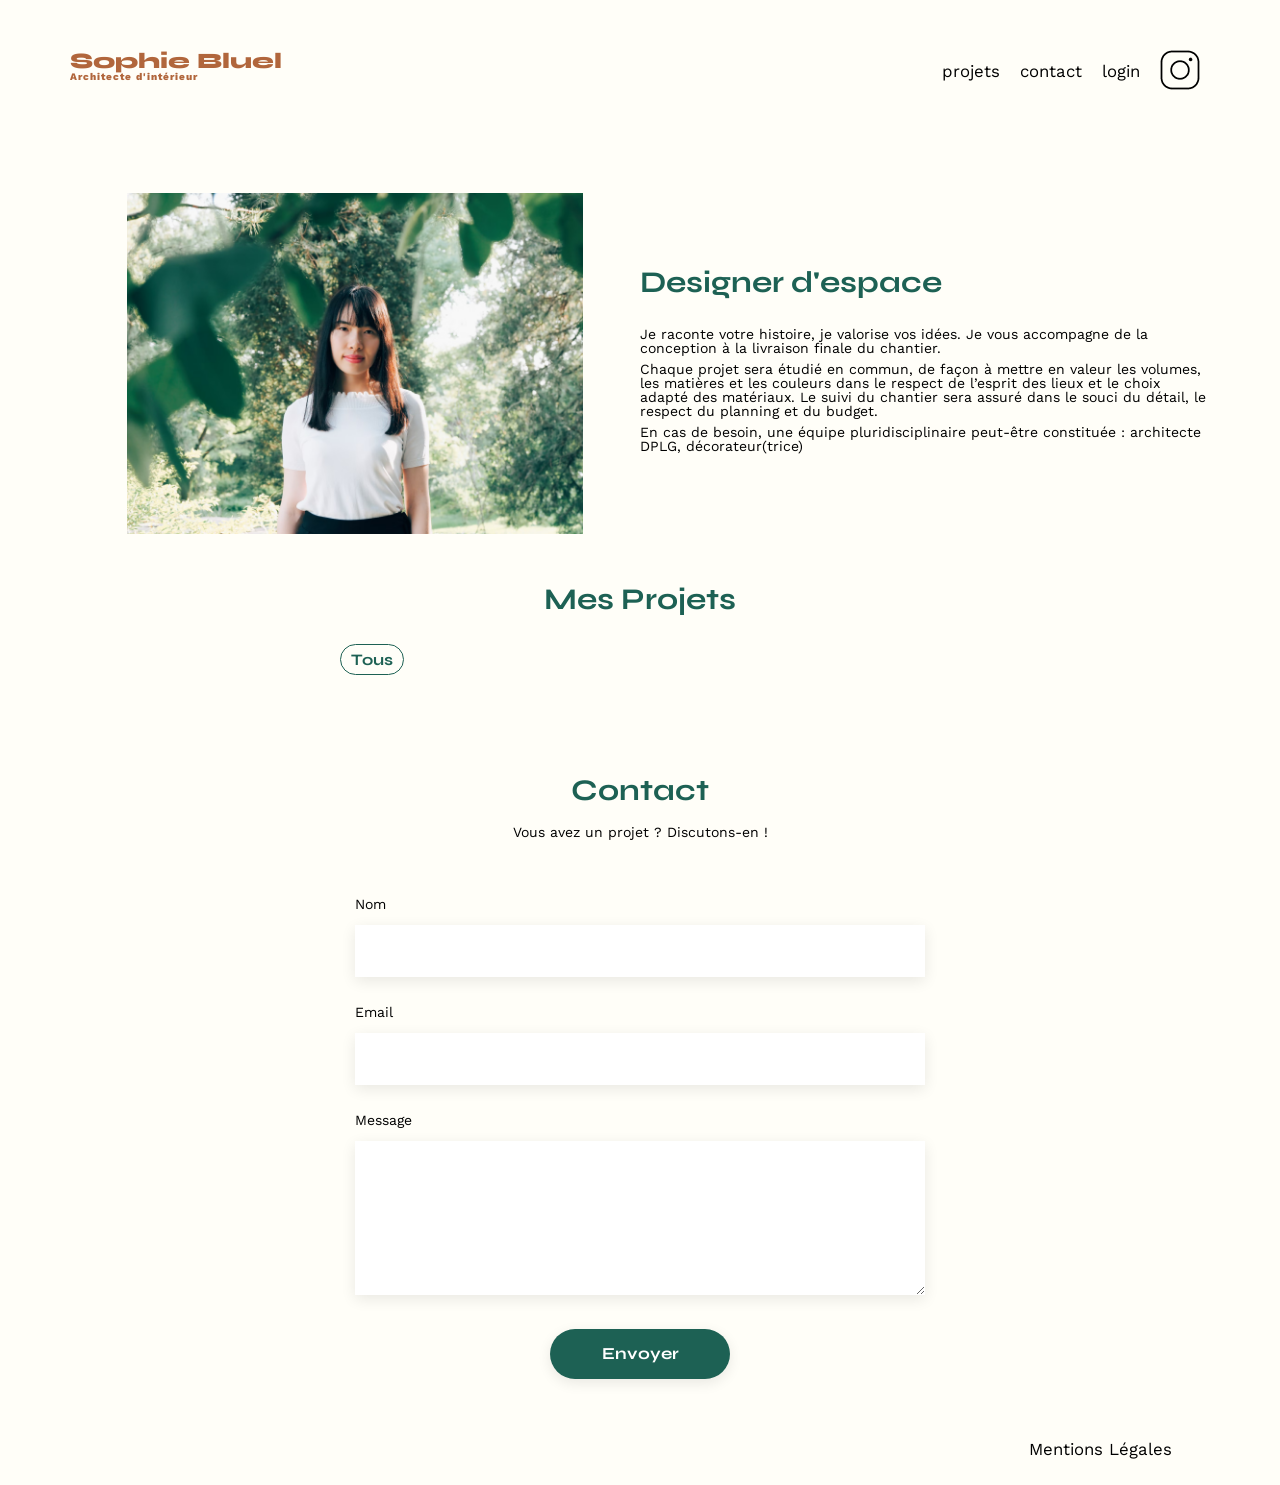
<file: FrontEnd/index.html>
<!DOCTYPE html>
<html lang="fr">
  <head>
    <meta charset="UTF-8" />
    <title>Sophie Bluel - Architecte d'intérieur</title>
    <meta name="viewport" content="width=device-width, initial-scale=1.0" />
    <link rel="preconnect" href="https://fonts.googleapis.com" />
    <link rel="preconnect" href="https://fonts.gstatic.com" crossorigin />
    <link
      href="https://fonts.googleapis.com/css2?family=Syne:wght@400;700;800&family=Work+Sans&display=swap"
      rel="stylesheet"
    />
    <meta name="description" content="" />
    <link rel="stylesheet" href="./assets/style.css" />
    <link
      rel="stylesheet"
      href="https://cdnjs.cloudflare.com/ajax/libs/font-awesome/6.4.0/css/all.min.css"
      integrity="sha512-iecdLmaskl7CVkqkXNQ/ZH/XLlvWZOJyj7Yy7tcenmpD1ypASozpmT/E0iPtmFIB46ZmdtAc9eNBvH0H/ZpiBw=="
      crossorigin="anonymous"
      referrerpolicy="no-referrer"
    />
  </head>
  <body>
    <header>
      <div class="admin_header">
        <i class="fa-regular fa-pen-to-square"></i>
        <p>Mode édition</p>
        <button>publier les changements</button>
      </div>
      <div class="user_header">
        <h1>Sophie Bluel <span>Architecte d'intérieur</span></h1>
        <nav>
          <ul>
            <li>projets</li>
            <li>contact</li>
            <li id="log_gestion"><a href="login.html">login</a></li>
            <li><img src="./assets/icons/instagram.png" alt="Instagram" /></li>
          </ul>
        </nav>
      </div>
    </header>
    <main>
      <section id="introduction">
        <figure>
          <img src="./assets/images/sophie-bluel.png" alt="" />
        </figure>
        <article>
          <h2>Designer d'espace</h2>
          <p>
            Je raconte votre histoire, je valorise vos idées. Je vous accompagne
            de la conception à la livraison finale du chantier.
          </p>
          <p>
            Chaque projet sera étudié en commun, de façon à mettre en valeur les
            volumes, les matières et les couleurs dans le respect de l’esprit
            des lieux et le choix adapté des matériaux. Le suivi du chantier
            sera assuré dans le souci du détail, le respect du planning et du
            budget.
          </p>
          <p>
            En cas de besoin, une équipe pluridisciplinaire peut-être constituée
            : architecte DPLG, décorateur(trice)
          </p>
        </article>
      </section>
      <section id="portfolio">
        <h2>Mes Projets</h2>
        <button class="btnModify" onclick="openModal()">
          <i class="fa-regular fa-pen-to-square"></i> modifier
        </button>
        <div class="filters">
          <button class="btnFilter" value="All">Tous</button>
        </div>
        <div class="gallery">
          <figure>
            <img src="assets/images/abajour-tahina.png" alt="Abajour Tahina" />
            <figcaption>Abajour Tahina</figcaption>
          </figure>
          <figure>
            <img
              src="assets/images/appartement-paris-v.png"
              alt="Appartement Paris V"
            />
            <figcaption>Appartement Paris V</figcaption>
          </figure>
          <figure>
            <img
              src="assets/images/restaurant-sushisen-londres.png"
              alt="Restaurant Sushisen - Londres"
            />
            <figcaption>Restaurant Sushisen - Londres</figcaption>
          </figure>
          <figure>
            <img
              src="assets/images/la-balisiere.png"
              alt="Villa “La Balisiere” - Port Louis"
            />
            <figcaption>Villa “La Balisiere” - Port Louis</figcaption>
          </figure>
          <figure>
            <img
              src="assets/images/structures-thermopolis.png"
              alt="Structures Thermopolis"
            />
            <figcaption>Structures Thermopolis</figcaption>
          </figure>
          <figure>
            <img
              src="assets/images/appartement-paris-x.png"
              alt="Appartement Paris X"
            />
            <figcaption>Appartement Paris X</figcaption>
          </figure>
          <figure>
            <img
              src="assets/images/le-coteau-cassis.png"
              alt="Pavillon “Le coteau” - Cassis"
            />
            <figcaption>Pavillon “Le coteau” - Cassis</figcaption>
          </figure>
          <figure>
            <img
              src="assets/images/villa-ferneze.png"
              alt="Villa Ferneze - Isola d’Elba"
            />
            <figcaption>Villa Ferneze - Isola d’Elba</figcaption>
          </figure>
          <figure>
            <img
              src="assets/images/appartement-paris-xviii.png"
              alt="Appartement Paris XVIII"
            />
            <figcaption>Appartement Paris XVIII</figcaption>
          </figure>
          <figure>
            <img
              src="assets/images/bar-lullaby-paris.png"
              alt="Bar “Lullaby” - Paris"
            />
            <figcaption>Bar “Lullaby” - Paris</figcaption>
          </figure>
          <figure>
            <img
              src="assets/images/hotel-first-arte-new-delhi.png"
              alt="Hotel First Arte - New Delhi"
            />
            <figcaption>Hotel First Arte - New Delhi</figcaption>
          </figure>
        </div>
      </section>
      <section id="contact">
        <h2>Contact</h2>
        <p>Vous avez un projet ? Discutons-en !</p>
        <form action="#" method="post">
          <label for="name">Nom</label>
          <input type="text" name="name" id="name" />
          <label for="email">Email</label>
          <input type="email" name="email" id="email" />
          <label for="message">Message</label>
          <textarea name="message" id="message" cols="30" rows="10"></textarea>
          <input type="submit" value="Envoyer" />
        </form>
      </section>
    </main>

    <footer>
      <nav>
        <ul>
          <li>Mentions Légales</li>
        </ul>
      </nav>
    </footer>
    <div class="overlay" onclick="closeModal()"></div>
    <div class="modal">
      <div class="modal__close" onclick="closeModal()">
        <i class="fa-solid fa-xmark fa-xl"></i>
      </div>
      <div class="modal__1">
        <h1>Galerie photo</h1>
        <div class="modal__body"></div>
        <hr class="line" />
        <div class="modal__footer">
          <input
            type="submit"
            value="Ajouter une photo"
            onclick="changeModal()"
          />
          <a href="#">Supprimer la galerie</a>
        </div>
      </div>
      <div class="modal__2">
        <div class="modal__change">
          <i class="fa-solid fa-arrow-left"></i>
        </div>
        <h1>Ajout photo</h1>
        <form>
          <div class="modal__input">
            <div class="modal__data">
              <i class="fa-regular fa-image"></i>
              <input
                id="imageFile"
                type="file"
                accept="image/png, image/jpeg"
                required
                onchange="showPreview(event)"
              />
              <label for="imageFile">+ Ajout photo</label>
              <p>jpg, png : 4mo max</p>
            </div>
            <div class="image__display">
              <img id="imgPreview" />
            </div>
          </div>
          <label for="title">Titre</label>
          <input type="text" id="title" required />
          <label for="category">Catégorie</label>
          <select id="category" required></select>
          <hr class="line" />
          <button class="btnValid" onclick="addWork(event)">Valider</button>
        </form>
      </div>
    </div>
    <script src="script.js"></script>
  </body>
</html>
</file>
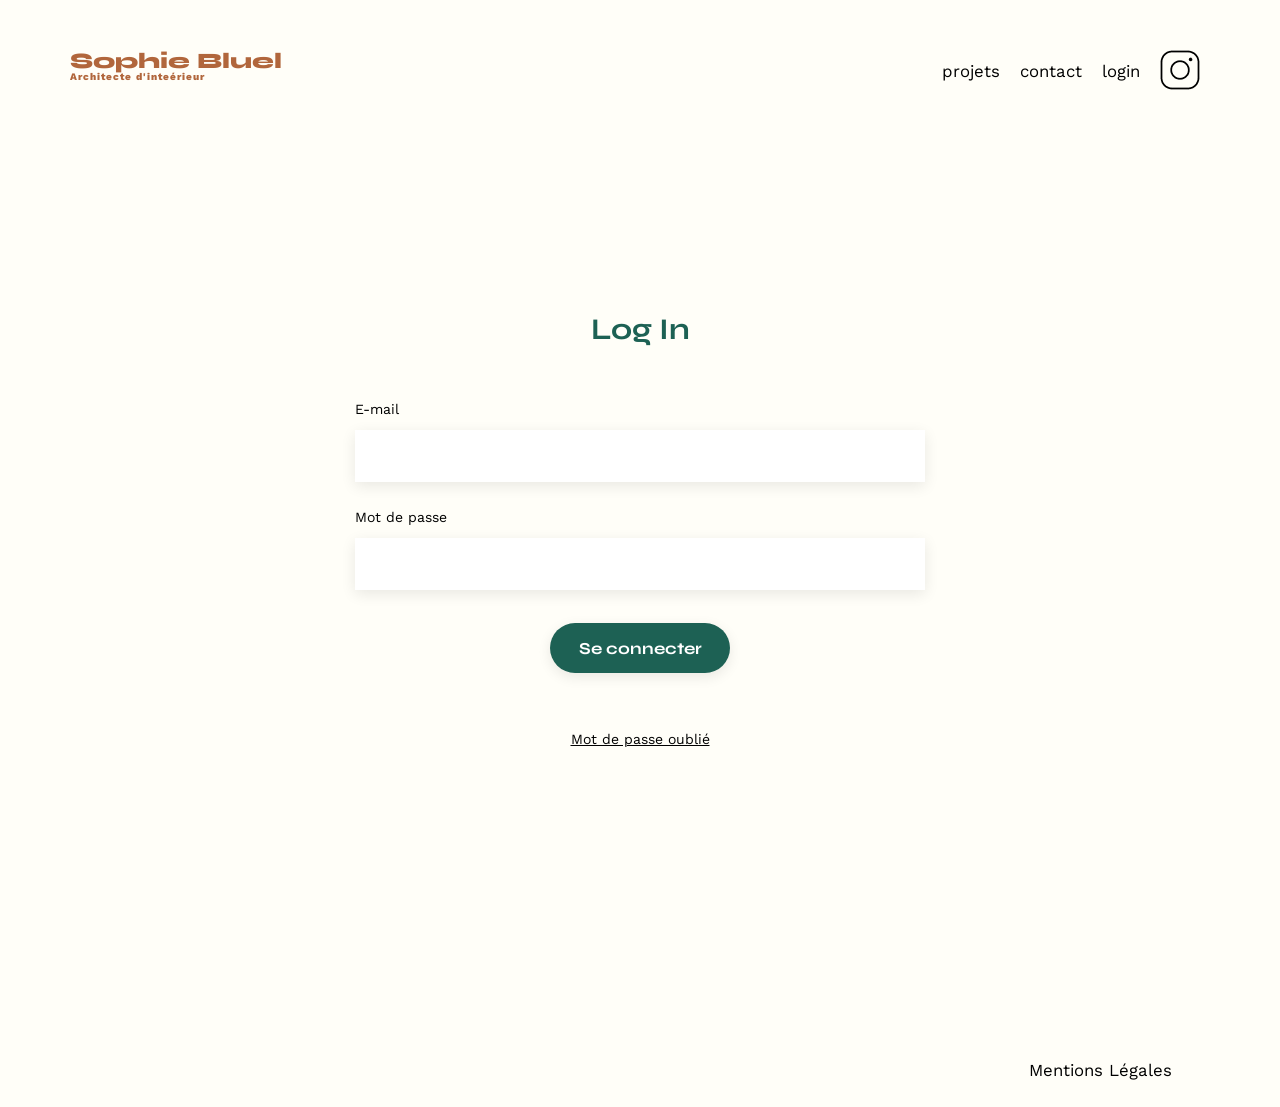
<file: FrontEnd/login.html>
<!DOCTYPE html>
<html lang="fr">
  <head>
    <meta charset="UTF-8" />
    <meta name="viewport" content="width=device-width, initial-scale=1.0" />
    <title>Sophie Bluel - Connexion</title>
    <link rel="preconnect" href="https://fonts.googleapis.com" />
    <link rel="preconnect" href="https://fonts.gstatic.com" crossorigin />
    <link
      href="https://fonts.googleapis.com/css2?family=Syne:wght@700;800&family=Work+Sans&display=swap"
      rel="stylesheet"
    />
    <link rel="stylesheet" href="./assets/style.css" />
  </head>
  <body>
    <header>
      <div class="user_header">
        <h1>Sophie Bluel <span>Architecte d'inteérieur</span></h1>
        <nav>
          <ul>
            <li>projets</li>
            <li>contact</li>
            <li>login</li>
            <li><img src="./assets/icons/instagram.png" alt="Instagram" /></li>
          </ul>
        </nav>
      </div>
    </header>
    <main>
      <section id="login">
        <h2>Log In</h2>
        <form method="post">
          <label for="email">E-mail</label>
          <input type="email" name="email" required />
          <label for="password">Mot de passe</label>
          <input type="password" name="password" required />
          <input type="submit" value="Se connecter" />
        </form>
        <div class="error"></div>
        <a href="#">Mot de passe oublié</a>
      </section>
    </main>
    <footer>
      <nav>
        <ul>
          <li>Mentions Légales</li>
        </ul>
      </nav>
    </footer>
    <script src="login.js"></script>
  </body>
</html>
</file>
<file: FrontEnd/assets/style.css>
/* http://meyerweb.com/eric/tools/css/reset/
   v2.0 | 20110126
   License: none (public domain)
*/

html,
body,
div,
span,
applet,
object,
iframe,
h1,
h2,
h3,
h4,
h5,
h6,
p,
blockquote,
pre,
a,
abbr,
acronym,
address,
big,
cite,
code,
del,
dfn,
em,
img,
ins,
kbd,
q,
s,
samp,
small,
strike,
strong,
sub,
sup,
tt,
var,
b,
u,
i,
center,
dl,
dt,
dd,
ol,
ul,
li,
fieldset,
form,
label,
legend,
table,
caption,
tbody,
tfoot,
thead,
tr,
th,
td,
article,
aside,
canvas,
details,
embed,
figure,
figcaption,
footer,
header,
hgroup,
menu,
nav,
output,
ruby,
section,
summary,
time,
mark,
audio,
video {
  margin: 0;
  padding: 0;
  border: 0;
  font-size: 100%;
  font: inherit;
  vertical-align: baseline;
}

figcaption {
  padding-top: 5px;
}
/* HTML5 display-role reset for older browsers */
article,
aside,
details,
figcaption,
figure,
footer,
header,
hgroup,
menu,
nav,
section {
  display: block;
}
body {
  line-height: 1;
}
ol,
ul {
  list-style: none;
}

a {
  text-decoration: none;
  color: inherit;
}
blockquote,
q {
  quotes: none;
}
blockquote:before,
blockquote:after,
q:before,
q:after {
  content: "";
  content: none;
}
table {
  border-collapse: collapse;
  border-spacing: 0;
}
/** end reset css**/
body {
  max-width: 1140px;
  margin: auto;
  font-family: "Work Sans";
  font-size: 14px;
  font-weight: 400;
  background-color: #fffef8;
}

header {
  display: flex;
  flex-direction: row;
}
.user_header {
  display: flex;
  justify-content: space-between;
  width: 100%;
  margin: 50px 0;
}

.admin_header {
  display: none;
  flex-direction: row;
  justify-content: center;
  align-items: center;
  padding: 10px 35%;
  background-color: black;
  color: white;
  font-size: 16px;
  font-weight: 400;
  margin-left: -33.5%;
  margin-right: -33.5%;
  column-gap: 30px;
}

.admin_header button {
  background-color: white;
  color: black;
  font-weight: bold;
  border: none;
  height: 38px;
  border: 0;
  border-radius: 20px;
  font-family: "Work Sans";
  padding: 0 15px;
}
section {
  margin: 50px 0;
}

h1 {
  display: flex;
  flex-direction: column;
  font-family: "Syne";
  font-size: 22px;
  font-weight: 800;
  color: #b1663c;
}

h1 > span {
  font-family: "Work Sans";
  font-size: 10px;
  letter-spacing: 0.1em;
}

h2 {
  font-family: "Syne";
  font-weight: 700;
  font-size: 30px;
  color: #1d6154;
}
nav ul {
  display: flex;
  align-items: center;
  list-style-type: none;
}
nav li {
  padding: 0 10px;
  font-size: 1.2em;
}

li:hover {
  color: #b1663c;
}
#introduction {
  display: flex;
  align-items: center;
}
#introduction figure {
  flex: 1;
}
#introduction img {
  display: block;
  margin: auto;
  width: 80%;
}

#introduction article {
  flex: 1;
}
#introduction h2 {
  margin-bottom: 1em;
}

#introduction p {
  margin-bottom: 0.5em;
}
#portfolio h2 {
  text-align: center;
  margin-bottom: 1em;
}

.btnModify {
  position: relative;
  left: 62%;
  bottom: 53px;
  background-color: #fffef8;
  border: none;
  font-family: "Work Sans";
  cursor: pointer;
}

.btnModify i {
  width: 20px;
}

.filters {
  display: flex;
  flex-direction: row;
  justify-content: space-between;
  width: 600px;
  margin: 0 auto;
  padding-bottom: 50px;
}

.filters button {
  background-color: #fffef8;
  color: #1d6154;
  font-family: "Syne";
  font-weight: 700;
  font-size: 16px;
  border: 1px solid #1d6154;
  border-radius: 20px;
  padding: 5px 10px;
  cursor: pointer;
}

.filters button:focus {
  background-color: #1d6154;
  color: #fffef8;
}
.gallery {
  width: 100%;
  display: grid;
  grid-template-columns: 1fr 1fr 1fr;
  grid-column-gap: 20px;
  grid-row-gap: 20px;
}

.gallery img {
  width: 100%;
  height: 491px;
}
#contact,
#login {
  width: 50%;
  margin: auto;
}

#login {
  height: 80vh;
  margin-top: 15%;
  text-align: center;
}

#login a {
  text-decoration: underline;
}
#contact > * {
  text-align: center;
}
#contact h2,
#login h2 {
  margin-bottom: 20px;
}
#contact form,
form {
  text-align: left;
  margin-top: 30px;
  display: flex;
  flex-direction: column;
}

#contact input,
form input,
form select {
  height: 50px;
  font-size: 1.2em;
  border: none;
  box-shadow: 0px 4px 14px rgba(0, 0, 0, 0.09);
}
#contact label,
form label {
  margin: 2em 0 1em 0;
}
#contact textarea,
form textarea {
  border: none;
  box-shadow: 0px 4px 14px rgba(0, 0, 0, 0.09);
}

.error {
  color: #e29eab;
  font-size: 20px;
  font-weight: bold;
  padding-bottom: 20px;
  padding-top: 5px;
}

input[type="submit"],
.btnValid {
  font-family: "Syne";
  font-weight: 700;
  color: white;
  background-color: #1d6154;
  margin: 2em auto;
  width: 180px;
  text-align: center;
  border-radius: 60px;
  border: 0;
  cursor: pointer;
  padding: 10px 20px;
}

.btnValid {
  margin-top: 50px;
}

#category {
  margin-bottom: 60px;
}
footer nav ul {
  display: flex;
  justify-content: flex-end;
  margin: 2em;
}

.overlay {
  display: none;
  position: fixed;
  top: 0;
  left: 0;
  width: 100%;
  height: 100%;
  background-color: rgba(0, 0, 0, 0.5);
}

.modal {
  display: none;
  position: fixed;
  top: 50%;
  left: 50%;
  transform: translate(-50%, -50%);
  width: 630px;
  height: 750px;
  background-color: #ffffff;
  border-radius: 10px;
  padding: 20px;
}

.modal__close {
  position: absolute;
  top: 24px;
  right: 24px;
  cursor: pointer;
}

.modal__2 {
  display: none;
}

.modal h1 {
  font-family: inherit;
  font-size: 26px;
  font-weight: lighter;
  color: black;
  text-align: center;
  padding-top: 40px;
}

.modal__body {
  display: flex;
  flex-wrap: wrap;
  padding: 50px 100px;
  column-gap: 10px;
  row-gap: 50px;
}

.modal__figure {
  height: 120px;
  width: 90px;
}

.modal__figure > img {
  height: 100%;
  width: 100%;
}

.modal__figure > i {
  position: relative;
  left: 80%;
  bottom: 95%;
  cursor: pointer;
}

.line {
  width: 420px;
  color: #b3b3b3;
}

.modal__footer {
  position: absolute;
  bottom: 0;
  left: 0;
  width: 100%;
  display: flex;
  flex-direction: column;
  align-items: center;
  padding-bottom: 30px;
}

.modal__footer a {
  font-family: "Syne";
  font-weight: lighter;
  color: red;
}

.modal__input {
  align-self: center;
  width: 420px;
  height: 170px;
  display: flex;
  flex-direction: column;
  background: #e8f1f6;
  text-align: center;
}

.modal__data {
  display: flex;
  flex-direction: column;
  height: 100%;
  justify-content: space-around;
}

.modal__input i {
  font-size: 50px;
  color: #b9c5cc;
}

#imageFile {
  display: none;
}

.modal__input label {
  display: block;
  position: relative;
  background: #cbd6dc;
  color: #306685;
  font-size: 15px;
  text-align: center;
  width: 170px;
  padding: 10px 0;
  border-radius: 50px;
  margin: 0 auto;
  cursor: pointer;
}

.modal__input p {
  font-size: 11px;
  font-weight: 400;
}

.modal__change {
  width: 25px;
  font-size: 25px;
  cursor: pointer;
}

.image__display img {
  height: 170px;
}

.msg {
  position: relative;
  color: #1d6154;
  border-radius: 10px;
  padding: 20px;
  font-family: "Syne";
  font-size: 20px;
}
</file>
